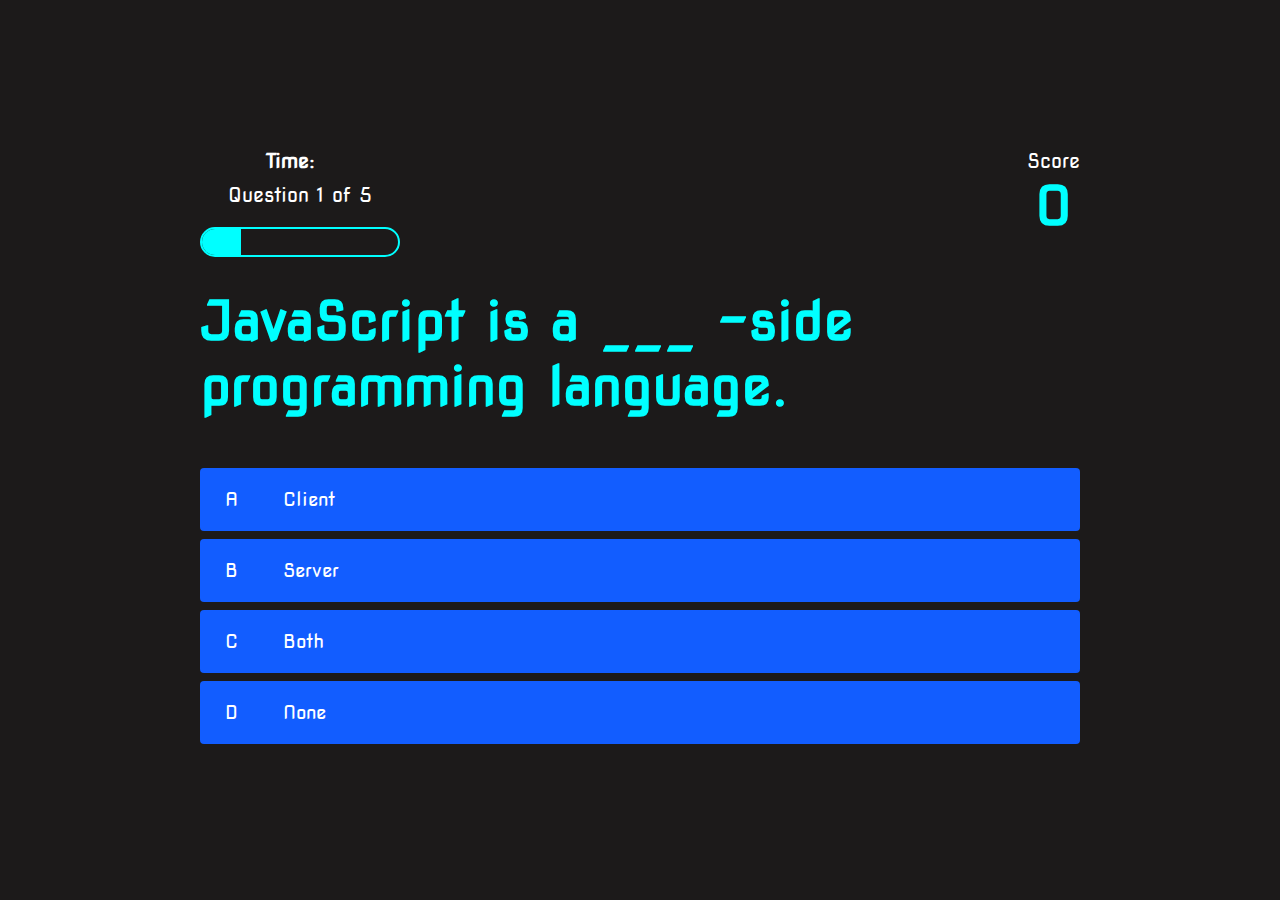
<file: assets/quiz/quiz.html>
<!DOCTYPE html>
<html lang="en">

<head>
    <meta charset="UTF-8">
    <meta http-equiv="X-UA-Compatible" content="IE=edge">
    <meta name="viewport" content="width=device-width, initial-scale=1.0">
    <title>Awesome Quiz App</title>
    <link rel="stylesheet" href="./quiz.css">
    <link rel="stylesheet" href="../../assets/css/style.css">
</head>

<body>
    <div class="container">
        <div id="game" class="justify-center flex-column">
            <div id="hud">
                <div class="hud-item">
                    <section>
                        <h3>Time: <span id="time"></span> </h3>
                    </section>
                    <p id="progressText" class="hud-prefix">
                        Question
                    </p>
                    <div id="progressBar">
                        <div id="progressBarFull"></div>
                    </div>
                </div>
                <div class="hud-item">
                    <p class="hud-prefix">
                        Score
                    </p>
                    <h1 class="hud-main-text" id="score">
                        0
                    </h1>
                </div>
            </div>
            <h1 id="question">What is the answer to this question?</h1>
            <div class="choice-container">
                <p class="choice-prefix">A</p>
                <p class="choice-text" data-number="1">Choice</p>
            </div>
            <div class="choice-container">
                <p class="choice-prefix">B</p>
                <p class="choice-text" data-number="2" >Choice</p>
            </div>
            <div class="choice-container">
                <p class="choice-prefix">C</p>
                <p class="choice-text" data-number="3" >Choice</p>
            </div>
            <div class="choice-container">
                <p class="choice-prefix">D</p>
                <p class="choice-text" data-number="4" >Choice</p>
            </div>
        </div>
    </div>
    <script src="../../assets/js/script.js"></script>

</body>

</html>
</file>
<file: assets/quiz/quiz.css>
body{
    color: #fff;
}


.choice-container{
    display: flex;
    margin-bottom: 0.8rem;
    width: 100%;
    border-radius: 4px;
    background: rgb(18, 93, 255);
    font-size:3rem;
    min-width: 88rem;
}

button{
    display: flex;
    margin-bottom: 0.8rem;
    width: 100%;
    border-radius: 4px;
    background: rgb(18, 93, 255);
    font-size:3rem;
    min-width: 88rem;
}

button:hover{
    cursor: pointer;
    box-shadow: 0 0.4rem 1.4rem 0 rgba(0, 0, 0);
    transform: scale(1.02);
    transform: transform 100ms;
}

button:hover{
    cursor: pointer;
    box-shadow: 0 0.4rem 1.4rem 0 rgba(0, 0, 0);
    transform: scale(1.02);
    transform: transform 100ms;
}

.choice-container:hover{
    cursor: pointer;
    box-shadow: 0 0.4rem 1.4rem 0 rgba(0, 0, 0);
    transform: scale(1.02);
    transform: transform 100ms;
}

.choice-prefix {
    padding: 2rem 2.5rem;
    color: white;

}
.choice-text{
    padding: 2rem;
    width: 100%;
}

.correct{
    background: linear-gradient(32deg, rgba(11, 223, 36) 0%, rgb(41, 232, 111) 100%);
}

.incorrect {
    background: linear-gradient(32deg, rgb(230, 29, 29, 1) 0%, rgb(244, 11, 11, 1) 100%);
}


/*heads up display*/

#hud{
    display:flex;
    justify-content: space-between;
}

.hud-prefix{
    text-align: center;
    font-size: 2rem;
}

.hud-main-text{
    text-align: center;
}

#progressBar{
    width: 20rem;
    height: 3rem;
    border: 0.2rem solid rgb(0, 255, 255);
    margin-top: 2rem;
    border-radius: 50px;
    overflow: hidden;
}

#progressBarFull{
    height: 100%;
    background: rgb(0, 255, 255);
    width: 0%;

}

#time{
    color:rgb(0, 217, 255);
    display: flex;
    justify-content: space-between;
    margin-left: 20px;
    font-size: 2rem;
}


@media screen and (max-width: 768px) {
    .choice-container{
        min-width: 40rem;
    }
}
</file>
<file: assets/css/style.css>
@import url('https://fonts.googleapis.com/css2?family=Nova+Square&display=swap');

:root{
    background-color: rgb(28, 26, 26)
}

*{
    box-sizing: border-box;
    margin: 0;
    padding: 0;
    font-size: 62.5%;
    font-family: 'Nova Square', cursive;
}


h1{
    font-size: 5.4rem;
    color: rgb(0, 255, 255);
    margin-bottom: 5rem;
}

h2{
    font-size: 4.2rem;
    margin-bottom: 4rem;
}

h3{
    
    font-size: 2rem;
    margin-bottom: 1rem;
    display: flex;
    justify-content: center;
    align-items: center;
    
}

.container {
    width: 100vw;
    height:100vh;
    display: flex;
    justify-content: center;
    align-items: center;
    max-width: 80rem;
    margin: 0 auto;
    padding: 2rem;
}

.flex-column{
    display: flex;
    flex-direction: column;
}

.flex-center{
    justify-content: center;
    align-items: center;
}

.justify-center{
    justify-content: center;
}

.text-center{
    text-align: center;
}

.hidden {
    display: none;
}

.btn {
    font-size: 2.4rem;
    padding: 2rem 0;
    width: 30rem;
    text-align: center;
    margin-bottom: 1rem;
    text-decoration: none;
    color: rgb(0, 255, 255);
    background: linear-gradient(90deg, rgb(18, 93, 255) 0%, rgb(0, 0, 0) 100%);
    border-radius: 4px;
}

.btn:hover{

    cursor: pointer;
    box-shadow: 0 0.4rem 1.4rem 0 rgb(2, 255, 242);
    transition: transform 150ms;
    transform: scale (1.03);

}

.btn[disabled]:hover{

        cursor: not-allowed;
        box-shadow: none;
        transform: none;

}

#highScore-btn{

    color: rgb(0, 0, 0);
    background: linear-gradient(90deg, rgb(255, 208, 0) 0%, rgb(0, 0, 0) 100%);
}

#highScore-btn:hover{

    cursor: pointer;
    box-shadow: 0 0.4rem 1.4rem 0 rgba(255, 208, 0);
    transition: transform 150ms;
    transform: scale (1.03);

}

.fa-crown{
    font-size: 2.5rem;
    margin-left: 1rem;
}

/* Results Page CSS*/

.results-form-container{

    width: 100%;
    display: flex;
    flex-direction: column;
    align-items: center;
    max-width: 30rem;
}

input{
    margin-bottom: 1rem;
    width: 20rem;
    padding: 1.5rem;
    font-size: 1.8rem;
    border:none;
    box-shadow: 0 0.4rem 1.4rem 0 rgb(2, 255, 242);
}

input::placeholder{
    color: #aaa;
}

#username{
    margin-bottom: 3rem;
    width: 100%;
    outline: none;
}

#results-text{
    font-size: 2.4rem;
    color: #fff;
    text-align: center;
}

#saveScoreBtn{
    border: none;
}

.fa-home{
    margin-left: 1rem;
    font-size: 2rem;
    color: rgb(28, 26, 26);
}
</file>
